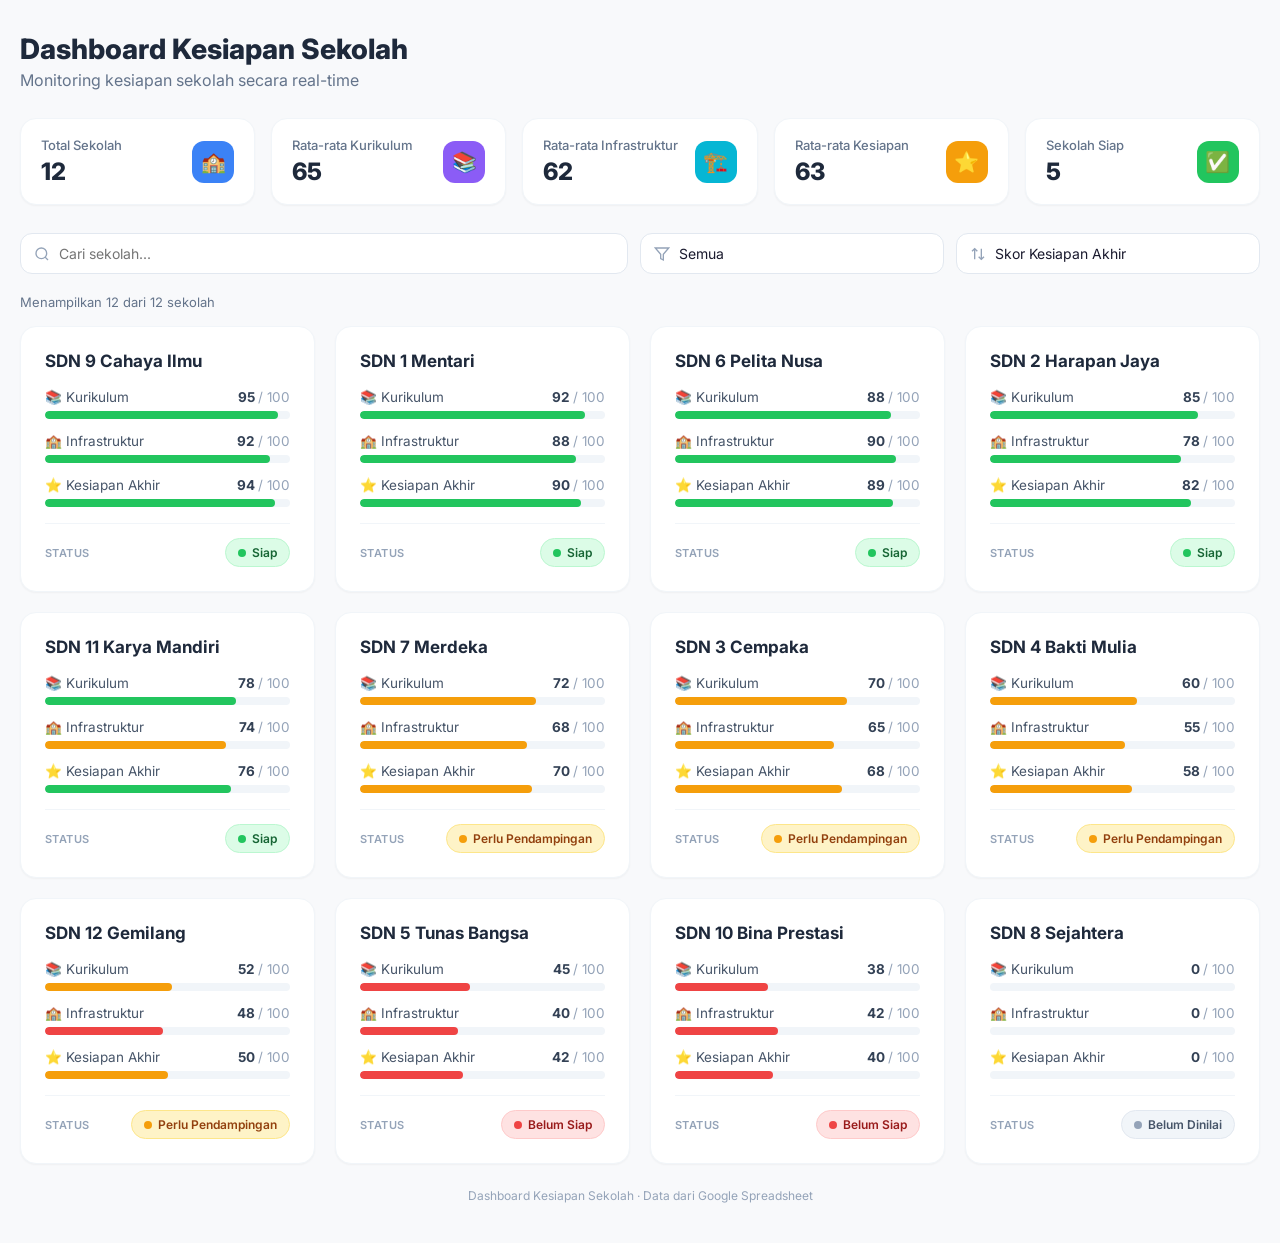
<file: dashboard.html>
<!DOCTYPE html>
<html lang="id">
<head>
<meta charset="UTF-8" />
<meta name="viewport" content="width=device-width, initial-scale=1.0" />
<title>Dashboard Kesiapan Sekolah</title>
<link rel="preconnect" href="https://fonts.googleapis.com">
<link rel="preconnect" href="https://fonts.gstatic.com" crossorigin>
<link href="https://fonts.googleapis.com/css2?family=Inter:wght@400;500;600;700;800&display=swap" rel="stylesheet">
<style>
  :root{
    --bg:#f8f9fb; --card:#ffffff; --text:#1a1a2e; --muted:#64748b;
    --border:#e2e8f0; --red:#ef4444; --yellow:#f59e0b; --green:#22c55e; --gray:#94a3b8;
  }
  *{box-sizing:border-box;margin:0;padding:0;}
  body{
    background:var(--bg); color:var(--text);
    font-family:'Inter',system-ui,-apple-system,sans-serif;
    -webkit-font-smoothing:antialiased;
  }
  .wrap{max-width:1280px;margin:0 auto;padding:32px 20px;}
  header h1{font-size:28px;font-weight:800;color:#1e293b;}
  header p{color:var(--muted);margin-top:4px;}
  .stats{
    display:grid;grid-template-columns:repeat(5,1fr);gap:16px;margin:28px 0;
  }
  @media(max-width:1024px){.stats{grid-template-columns:repeat(2,1fr);}}
  @media(max-width:520px){.stats{grid-template-columns:1fr;}}
  .stat-card{
    background:var(--card);border:1px solid #f1f5f9;border-radius:16px;
    padding:18px 20px;box-shadow:0 1px 2px rgba(0,0,0,.04);
    display:flex;align-items:center;justify-content:space-between;
    transition:box-shadow .25s ease;
  }
  .stat-card:hover{box-shadow:0 4px 12px rgba(0,0,0,.06);}
  .stat-label{font-size:13px;color:var(--muted);font-weight:500;}
  .stat-value{font-size:24px;font-weight:800;color:#1e293b;margin-top:4px;}
  .stat-icon{
    width:42px;height:42px;border-radius:12px;display:flex;align-items:center;
    justify-content:center;font-size:20px;flex-shrink:0;
  }
  .controls{
    display:flex;gap:12px;margin-bottom:20px;flex-wrap:wrap;
  }
  .controls > *{flex:1;min-width:180px;}
  input[type="text"], select{
    width:100%;padding:11px 14px 11px 40px;border:1px solid var(--border);
    border-radius:12px;font-size:14px;font-family:inherit;color:var(--text);
    background:var(--card) no-repeat 14px center / 16px 16px;
    transition:border-color .2s, box-shadow .2s;
  }
  input[type="text"]:focus, select:focus{
    outline:none;border-color:#60a5fa;box-shadow:0 0 0 3px rgba(59,130,246,.12);
  }
  .field{position:relative;}
  .field svg{position:absolute;left:14px;top:50%;transform:translateY(-50%);color:#94a3b8;pointer-events:none;}
  .field input, .field select{padding-left:38px;}
  select{appearance:none;cursor:pointer;}
  .result-count{font-size:13px;color:var(--muted);margin-bottom:16px;}
  .grid{
    display:grid;grid-template-columns:repeat(4,1fr);gap:20px;
  }
  @media(max-width:1200px){.grid{grid-template-columns:repeat(3,1fr);}}
  @media(max-width:860px){.grid{grid-template-columns:repeat(2,1fr);}}
  @media(max-width:560px){.grid{grid-template-columns:1fr;}}
  .card{
    background:var(--card);border:1px solid #f1f5f9;border-radius:16px;
    padding:24px;box-shadow:0 1px 2px rgba(0,0,0,.04);
    transition:transform .25s ease, box-shadow .25s ease;
  }
  .card:hover{transform:translateY(-4px);box-shadow:0 12px 24px rgba(0,0,0,.08);}
  .card h3{font-size:17px;font-weight:700;color:#1e293b;margin-bottom:18px;}
  .row{margin-bottom:14px;}
  .row-top{display:flex;justify-content:space-between;align-items:center;margin-bottom:6px;}
  .row-label{display:flex;align-items:center;gap:6px;font-size:13.5px;color:#475569;}
  .row-score{font-size:13.5px;font-weight:700;color:#334155;}
  .row-score span{color:#94a3b8;font-weight:400;}
  .bar-track{width:100%;height:8px;background:#f1f5f9;border-radius:99px;overflow:hidden;}
  .bar-fill{height:100%;border-radius:99px;transition:width .7s ease;}
  .card-footer{
    margin-top:16px;padding-top:14px;border-top:1px solid #f1f5f9;
    display:flex;justify-content:space-between;align-items:center;
  }
  .card-footer span.label{font-size:11px;color:#94a3b8;font-weight:600;letter-spacing:.04em;text-transform:uppercase;}
  .badge{
    display:inline-flex;align-items:center;gap:6px;padding:6px 12px;border-radius:99px;
    font-size:12px;font-weight:600;border:1px solid;
  }
  .badge .dot{width:8px;height:8px;border-radius:50%;}
  .empty{text-align:center;padding:60px 0;color:#94a3b8;}
  .empty h3{font-size:15px;font-weight:600;color:#64748b;margin-top:12px;}
  .empty p{font-size:13px;margin-top:4px;}
  .loading{text-align:center;padding:80px 0;color:#94a3b8;font-size:14px;}
  footer{text-align:center;color:#94a3b8;font-size:12px;padding:24px 0 8px;}
</style>
</head>
<body>
<div class="wrap">
  <header>
    <h1>Dashboard Kesiapan Sekolah</h1>
    <p>Monitoring kesiapan sekolah secara real-time</p>
  </header>

  <div class="stats" id="stats"></div>

  <div class="controls">
    <div class="field" style="flex:2;">
      <svg width="16" height="16" viewBox="0 0 24 24" fill="none" stroke="currentColor" stroke-width="2"><circle cx="11" cy="11" r="8"/><path d="m21 21-4.3-4.3"/></svg>
      <input type="text" id="search" placeholder="Cari sekolah..." />
    </div>
    <div class="field">
      <svg width="16" height="16" viewBox="0 0 24 24" fill="none" stroke="currentColor" stroke-width="2"><polygon points="22 3 2 3 10 12.46 10 19 14 21 14 12.46 22 3"/></svg>
      <select id="filter">
        <option value="all">Semua</option>
        <option value="Siap">Siap</option>
        <option value="Perlu Pendampingan">Perlu Pendampingan</option>
        <option value="Belum Siap">Belum Siap</option>
        <option value="Belum Dinilai">Belum Dinilai</option>
      </select>
    </div>
    <div class="field">
      <svg width="16" height="16" viewBox="0 0 24 24" fill="none" stroke="currentColor" stroke-width="2"><path d="m21 16-4 4-4-4"/><path d="M17 20V4"/><path d="m3 8 4-4 4 4"/><path d="M7 4v16"/></svg>
      <select id="sort">
        <option value="readinessScore">Skor Kesiapan Akhir</option>
        <option value="schoolName">Nama Sekolah (A-Z)</option>
        <option value="curriculumScore">Skor Kurikulum</option>
        <option value="infrastructureScore">Skor Infrastruktur</option>
      </select>
    </div>
  </div>

  <p class="result-count" id="resultCount"></p>
  <div id="content"><div class="loading">Memuat data sekolah...</div></div>
  <footer>Dashboard Kesiapan Sekolah &middot; Data dari Google Spreadsheet</footer>
</div>

<script>
/* ====================== KONFIGURASI ======================
   Isi SPREADSHEET_ID dengan ID spreadsheet Anda (dari URL sheet),
   dan pastikan sheet sudah di-set "Anyone with the link can view".
   Kosongkan untuk memakai data contoh (demo).
   Urutan kolom di sheet: Nama Sekolah | Skor Kurikulum | Skor
   Infrastruktur | Skor Kesiapan Akhir | Status Kesiapan
=========================================================== */
const SPREADSHEET_ID = ""; // contoh: "1AbCDefGhIjkLmnOpQrstuVwxyZ0123456789"
const SHEET_NAME = "Sheet1";

const DEMO_DATA = [
  { schoolName: "SDN 1 Mentari", curriculumScore: 92, infrastructureScore: 88, readinessScore: 90, readinessStatus: "Siap" },
  { schoolName: "SDN 2 Harapan Jaya", curriculumScore: 85, infrastructureScore: 78, readinessScore: 82, readinessStatus: "Siap" },
  { schoolName: "SDN 3 Cempaka", curriculumScore: 70, infrastructureScore: 65, readinessScore: 68, readinessStatus: "Perlu Pendampingan" },
  { schoolName: "SDN 4 Bakti Mulia", curriculumScore: 60, infrastructureScore: 55, readinessScore: 58, readinessStatus: "Perlu Pendampingan" },
  { schoolName: "SDN 5 Tunas Bangsa", curriculumScore: 45, infrastructureScore: 40, readinessScore: 42, readinessStatus: "Belum Siap" },
  { schoolName: "SDN 6 Pelita Nusa", curriculumScore: 88, infrastructureScore: 90, readinessScore: 89, readinessStatus: "Siap" },
  { schoolName: "SDN 7 Merdeka", curriculumScore: 72, infrastructureScore: 68, readinessScore: 70, readinessStatus: "Perlu Pendampingan" },
  { schoolName: "SDN 8 Sejahtera", curriculumScore: 0, infrastructureScore: 0, readinessScore: 0, readinessStatus: "Belum Dinilai" },
  { schoolName: "SDN 9 Cahaya Ilmu", curriculumScore: 95, infrastructureScore: 92, readinessScore: 94, readinessStatus: "Siap" },
  { schoolName: "SDN 10 Bina Prestasi", curriculumScore: 38, infrastructureScore: 42, readinessScore: 40, readinessStatus: "Belum Siap" },
  { schoolName: "SDN 11 Karya Mandiri", curriculumScore: 78, infrastructureScore: 74, readinessScore: 76, readinessStatus: "Siap" },
  { schoolName: "SDN 12 Gemilang", curriculumScore: 52, infrastructureScore: 48, readinessScore: 50, readinessStatus: "Perlu Pendampingan" },
];

let schools = [];
let state = { search: "", filter: "all", sort: "readinessScore" };

function parseCSVLine(line) {
  const result = [];
  let cur = "", inQuotes = false;
  for (let i = 0; i < line.length; i++) {
    const c = line[i];
    if (inQuotes) {
      if (c === '"' && line[i+1] === '"') { cur += '"'; i++; }
      else if (c === '"') { inQuotes = false; }
      else cur += c;
    } else {
      if (c === '"') inQuotes = true;
      else if (c === ',') { result.push(cur); cur = ""; }
      else cur += c;
    }
  }
  result.push(cur);
  return result;
}

function parseCSV(text) {
  const lines = text.trim().split(/\r?\n/);
  return lines.slice(1).map(parseCSVLine).map(cols => ({
    schoolName: (cols[0] || "").trim(),
    curriculumScore: Number(cols[1]) || 0,
    infrastructureScore: Number(cols[2]) || 0,
    readinessScore: Number(cols[3]) || 0,
    readinessStatus: (cols[4] || "Belum Dinilai").trim(),
  })).filter(s => s.schoolName);
}

async function fetchSchools() {
  if (!SPREADSHEET_ID) return DEMO_DATA;
  const url = `https://docs.google.com/spreadsheets/d/${SPREADSHEET_ID}/gviz/tq?tqx=out:csv&sheet=${encodeURIComponent(SHEET_NAME)}`;
  const res = await fetch(url);
  if (!res.ok) throw new Error("Gagal memuat spreadsheet");
  const text = await res.text();
  return parseCSV(text);
}

function scoreColor(score) {
  if (score >= 75) return "var(--green)";
  if (score >= 50) return "var(--yellow)";
  return "var(--red)";
}

function statusConfig(status) {
  switch (status) {
    case "Siap": return { bg: "#dcfce7", fg: "#166534", border: "#bbf7d0", dot: "var(--green)" };
    case "Perlu Pendampingan": return { bg: "#fef3c7", fg: "#92400e", border: "#fde68a", dot: "var(--yellow)" };
    case "Belum Siap": return { bg: "#fee2e2", fg: "#991b1b", border: "#fecaca", dot: "var(--red)" };
    default: return { bg: "#f1f5f9", fg: "#475569", border: "#e2e8f0", dot: "var(--gray)" };
  }
}

function renderStats() {
  const total = schools.length;
  const avg = arr => total ? Math.round(arr.reduce((a,b)=>a+b,0)/total) : 0;
  const avgCur = avg(schools.map(s=>s.curriculumScore));
  const avgInf = avg(schools.map(s=>s.infrastructureScore));
  const avgRea = avg(schools.map(s=>s.readinessScore));
  const ready = schools.filter(s=>s.readinessStatus === "Siap").length;

  const cards = [
    { label: "Total Sekolah", value: total, icon: "🏫", bg: "#3b82f6" },
    { label: "Rata-rata Kurikulum", value: avgCur, icon: "📚", bg: "#8b5cf6" },
    { label: "Rata-rata Infrastruktur", value: avgInf, icon: "🏗️", bg: "#06b6d4" },
    { label: "Rata-rata Kesiapan", value: avgRea, icon: "⭐", bg: "#f59e0b" },
    { label: "Sekolah Siap", value: ready, icon: "✅", bg: "#22c55e" },
  ];

  document.getElementById("stats").innerHTML = cards.map(c => `
    <div class="stat-card">
      <div>
        <div class="stat-label">${c.label}</div>
        <div class="stat-value">${c.value}</div>
      </div>
      <div class="stat-icon" style="background:${c.bg};">${c.icon}</div>
    </div>
  `).join("");
}

function getFiltered() {
  let list = [...schools];
  if (state.search) {
    const q = state.search.toLowerCase();
    list = list.filter(s => s.schoolName.toLowerCase().includes(q));
  }
  if (state.filter !== "all") {
    list = list.filter(s => s.readinessStatus === state.filter);
  }
  list.sort((a, b) => {
    if (state.sort === "schoolName") return a.schoolName.localeCompare(b.schoolName);
    return b[state.sort] - a[state.sort];
  });
  return list;
}

function scoreRow(icon, label, score) {
  return `
    <div class="row">
      <div class="row-top">
        <div class="row-label">${icon} ${label}</div>
        <div class="row-score">${score} <span>/ 100</span></div>
      </div>
      <div class="bar-track">
        <div class="bar-fill" style="width:${Math.min(Math.max(score,0),100)}%; background:${scoreColor(score)};"></div>
      </div>
    </div>
  `;
}

function renderContent() {
  const list = getFiltered();
  document.getElementById("resultCount").textContent =
    `Menampilkan ${list.length} dari ${schools.length} sekolah`;

  const content = document.getElementById("content");

  if (list.length === 0) {
    content.innerHTML = `
      <div class="empty">
        <div style="font-size:40px;">🏫</div>
        <h3>Tidak ada sekolah ditemukan</h3>
        <p>Coba ubah filter atau kata kunci pencarian</p>
      </div>`;
    return;
  }

  content.innerHTML = `<div class="grid">${list.map(s => {
    const sc = statusConfig(s.readinessStatus);
    return `
      <div class="card">
        <h3>${s.schoolName}</h3>
        ${scoreRow("📚", "Kurikulum", s.curriculumScore)}
        ${scoreRow("🏫", "Infrastruktur", s.infrastructureScore)}
        ${scoreRow("⭐", "Kesiapan Akhir", s.readinessScore)}
        <div class="card-footer">
          <span class="label">Status</span>
          <span class="badge" style="background:${sc.bg}; color:${sc.fg}; border-color:${sc.border};">
            <span class="dot" style="background:${sc.dot};"></span>${s.readinessStatus}
          </span>
        </div>
      </div>
    `;
  }).join("")}</div>`;
}

function render() {
  renderStats();
  renderContent();
}

document.getElementById("search").addEventListener("input", e => {
  state.search = e.target.value;
  renderContent();
});
document.getElementById("filter").addEventListener("change", e => {
  state.filter = e.target.value;
  renderContent();
});
document.getElementById("sort").addEventListener("change", e => {
  state.sort = e.target.value;
  renderContent();
});

(async function init() {
  try {
    schools = await fetchSchools();
  } catch (err) {
    console.error(err);
    schools = DEMO_DATA;
  }
  render();
})();
</script>
</body>
</html>
</file>
